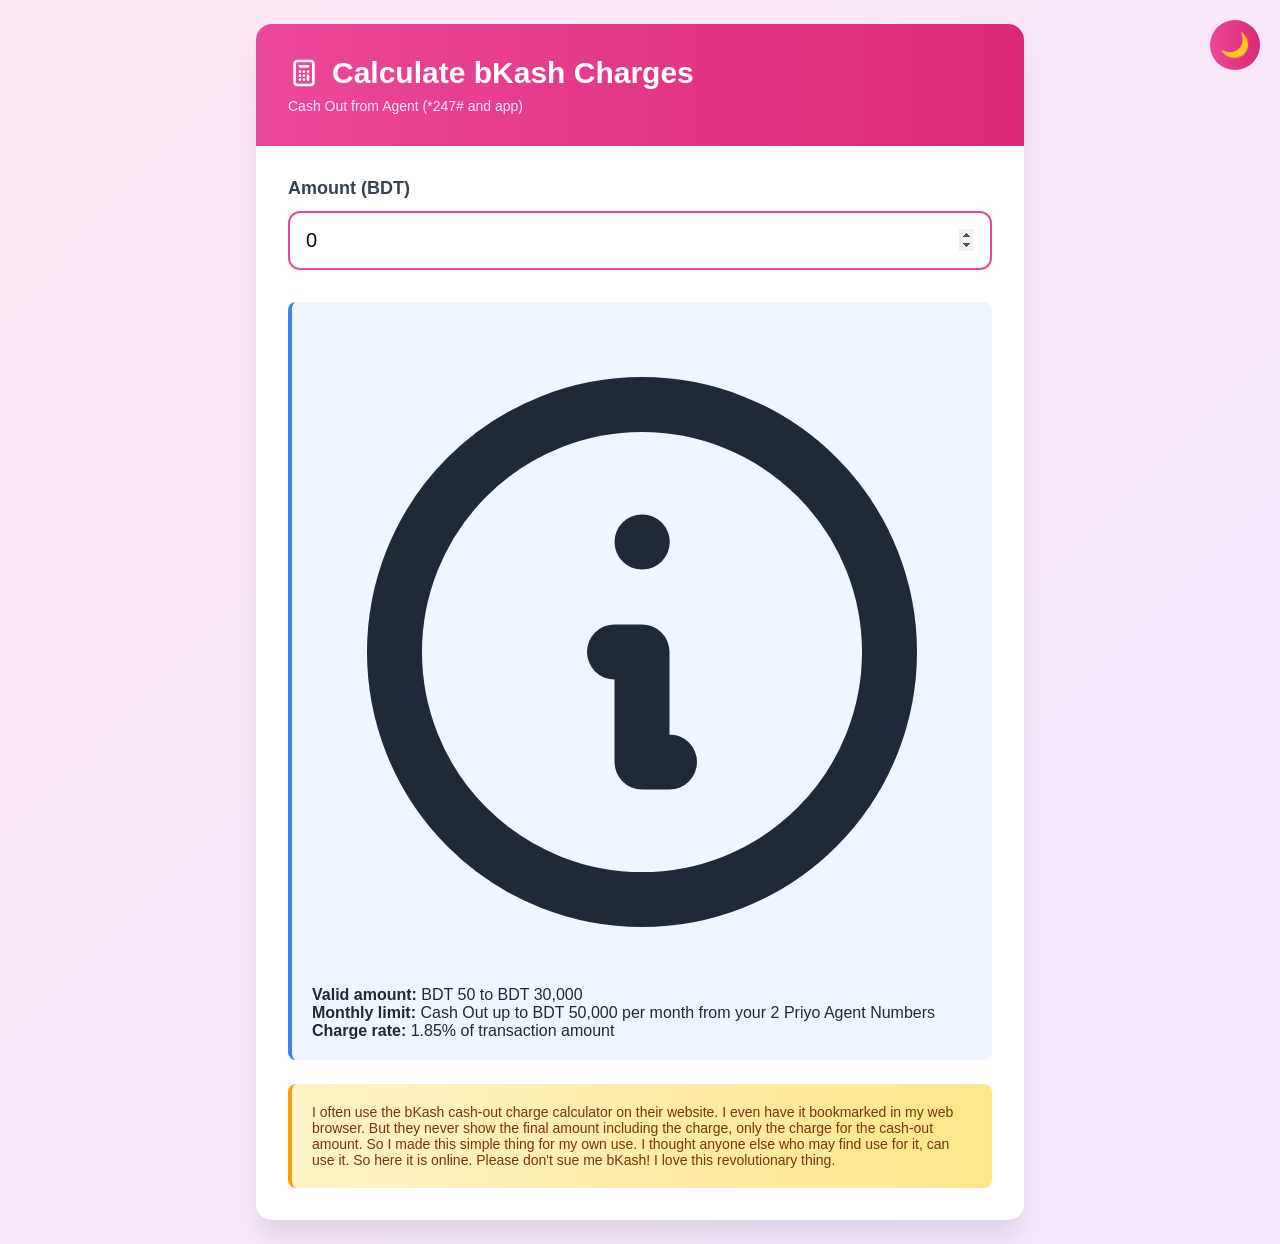
<file: index.html>
<!DOCTYPE html>
<html lang="en">
<head>
    <meta charset="UTF-8">
    <meta name="viewport" content="width=device-width, initial-scale=1.0">
    <title>bKash Charge Calculator</title>
    <meta name="description" content="Calculate bKash service charges easily.">
    <meta name="theme-color" content="#ec4899">
    
    <link rel="stylesheet" href="css/base.css">
    <link rel="stylesheet" href="css/components.css">
    <link rel="stylesheet" href="css/responsive.css">
    
    <script async src="https://www.googletagmanager.com/gtag/js?id=G-V6M5RTTXXJ"></script>
    <script>
        window.dataLayer = window.dataLayer || [];
        function gtag(){dataLayer.push(arguments);}
        gtag('js', new Date());
        gtag('config', 'G-V6M5RTTXXJ');
    </script>
</head>
<body>
    <div class="container">
        <div class="card">
            <div class="header">
                <div class="header-content">
                    <svg class="icon" fill="none" stroke="currentColor" viewBox="0 0 24 24" aria-hidden="true">
                        <path stroke-linecap="round" stroke-linejoin="round" stroke-width="2" d="M9 7h6m0 10v-3m-3 3h.01M9 17h.01M9 14h.01M12 14h.01M15 11h.01M12 11h.01M9 11h.01M7 21h10a2 2 0 002-2V5a2 2 0 00-2-2H7a2 2 0 00-2 2v14a2 2 0 002 2z"></path>
                    </svg>
                    <h1>Calculate bKash Charges</h1>
                </div>
                <p>Cash Out from Agent (*247# and app)</p>
            </div>

            <div class="content">
                <div class="form-group">
                    <label for="amount">Amount (BDT)</label>
                    <input type="number" id="amount" placeholder="Enter amount" value="0" min="50" max="30000" aria-label="Enter amount in BDT">
                </div>

                <div class="results" id="results">
                    <div class="results-card">
                        <div class="results-grid">
                            <div class="result-item">
                                <p class="result-label">Transaction Amount</p>
                                <p class="result-value" id="transAmount">0.00 BDT</p>
                            </div>
                            
                            <div class="plus-sign" aria-hidden="true">+</div>
                            
                            <div class="result-item">
                                <p class="result-label">Service Charge</p>
                                <p class="result-value charge" id="chargeAmount">0.00 BDT</p>
                            </div>
                        </div>
                        
                        <div class="divider" aria-hidden="true"></div>
                        
                        <div class="total-section">
                            <p class="total-label">Total Amount to Pay</p>
                            <p class="total-value" id="totalAmount">0.00 BDT</p>
                            <p class="total-note" id="receiveNote">You will receive 0.00 BDT in cash</p>
                        </div>
                    </div>
                </div>

                <div class="info-box">
                    <div class="info-content">
                        <svg class="info-icon" fill="none" stroke="currentColor" viewBox="0 0 24 24" aria-hidden="true">
                            <path stroke-linecap="round" stroke-linejoin="round" stroke-width="2" d="M13 16h-1v-4h-1m1-4h.01M21 12a9 9 0 11-18 0 9 9 0 0118 0z"></path>
                        </svg>
                        <div class="info-text">
                            <p><strong>Valid amount:</strong> BDT 50 to BDT 30,000</p>
                            <p><strong>Monthly limit:</strong> Cash Out up to BDT 50,000 per month from your 2 Priyo Agent Numbers</p>
                            <p><strong>Charge rate:</strong> 1.85% of transaction amount</p>
                        </div>
                    </div>
                </div>

                <div class="about-box">
                    <p>I often use the bKash cash-out charge calculator on their website. I even have it bookmarked in my web browser. But they never show the final amount including the charge, only the charge for the cash-out amount. So I made this simple thing for my own use. I thought anyone else who may find use for it, can use it. So here it is online. Please don't sue me bKash! I love this revolutionary thing.</p>
                </div>
            </div>
        </div>
    </div>

    <script type="module" src="js/main.js"></script>
</body>
</html>
</file>
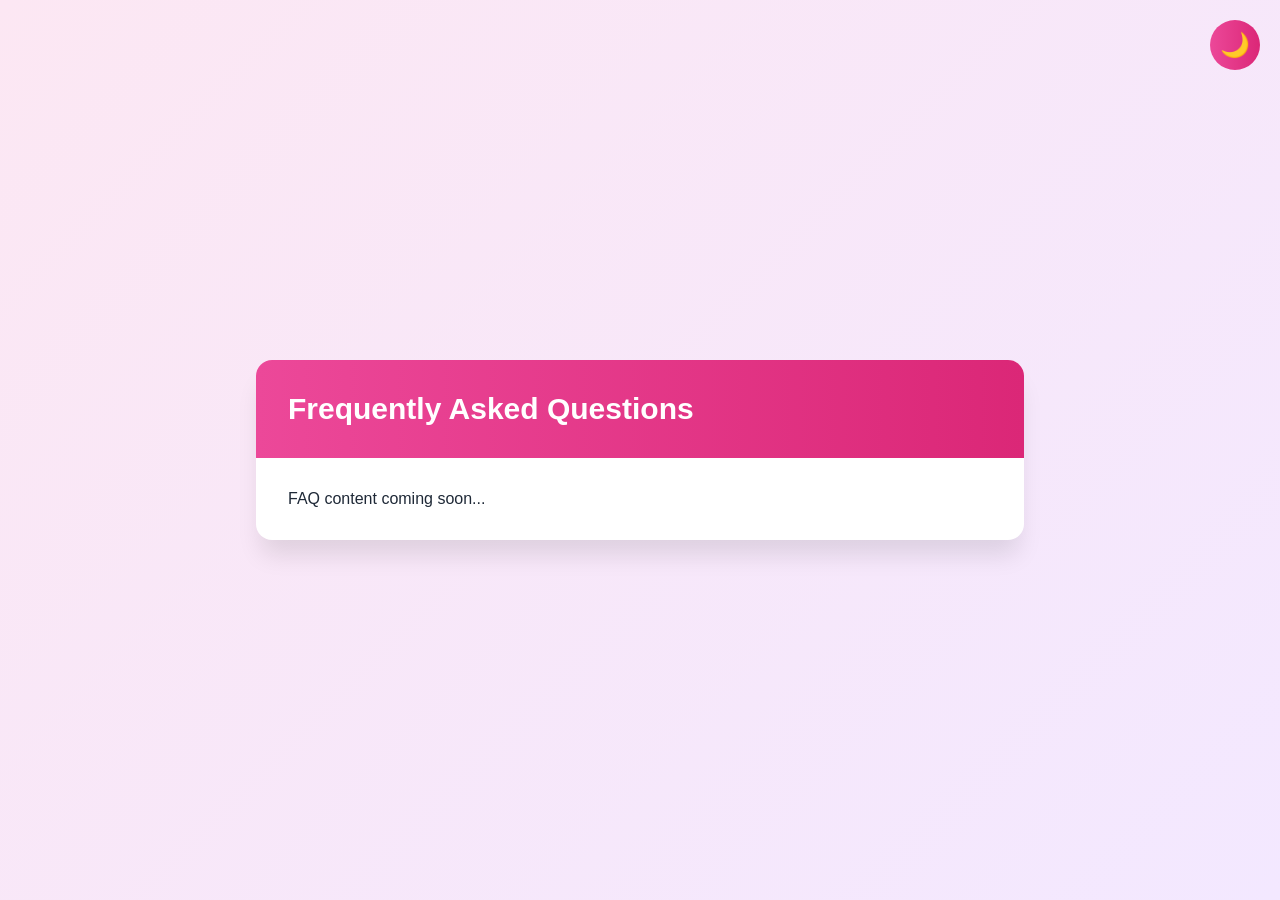
<file: pages/faq.html>
<!-- FAQ Page Template -->
<!-- For future multi-page implementation -->

<!DOCTYPE html>
<html lang="en">
<head>
    <meta charset="UTF-8">
    <meta name="viewport" content="width=device-width, initial-scale=1.0">
    <title>FAQ - bKash Charge Calculator</title>
    <link rel="stylesheet" href="../css/base.css">
    <link rel="stylesheet" href="../css/components.css">
    <link rel="stylesheet" href="../css/responsive.css">
</head>
<body>
    <div class="container">
        <div class="card">
            <div class="header">
                <h1>Frequently Asked Questions</h1>
            </div>
            <div class="content">
                <p>FAQ content coming soon...</p>
            </div>
        </div>
    </div>
    <script type="module" src="../js/main.js"></script>
</body>
</html>
</file>
<file: css/base.css>
* {
  margin: 0;
  padding: 0;
  box-sizing: border-box;
}

:root {
  --primary-color: #ec4899;
  --primary-dark: #db2777;
  --shadow-md: 0 20px 25px -5px rgba(0, 0, 0, 0.1);
}

body {
  font-family: -apple-system, BlinkMacSystemFont, 'Segoe UI', Roboto, sans-serif;
  background: linear-gradient(135deg, #fce7f3 0%, #f3e8ff 100%);
  min-height: 100vh;
  padding: 24px;
  display: flex;
  align-items: center;
  justify-content: center;
  color: #1f2937;
  transition: background-color 0.3s ease;
}

body.dark-mode {
  background: linear-gradient(135deg, #1f2937 0%, #111827 100%);
  color: #f3f4f6;
}

body.dark-mode .card {
  background: #1f2937;
}

body.dark-mode input[type="number"] {
  background: #111827;
  color: #f3f4f6;
  border-color: #374151;
}

.container {
  width: 100%;
  max-width: 768px;
}
</file>
<file: css/components.css>
.card {
  background: white;
  border-radius: 16px;
  box-shadow: var(--shadow-md);
  overflow: hidden;
}

.header {
  background: linear-gradient(to right, #ec4899, #db2777);
  padding: 32px;
  color: white;
}

.header-content {
  display: flex;
  align-items: center;
  gap: 12px;
  margin-bottom: 8px;
}

.header h1 {
  font-size: 30px;
  font-weight: bold;
}

.header p {
  color: #fce7f3;
  font-size: 14px;
}

.icon {
  width: 32px;
  height: 32px;
}

.content {
  padding: 32px;
}

label {
  display: block;
  color: #374151;
  font-weight: 600;
  margin-bottom: 12px;
  font-size: 18px;
}

input[type="number"] {
  width: 100%;
  padding: 16px;
  font-size: 20px;
  border: 2px solid #d1d5db;
  border-radius: 12px;
  outline: none;
  transition: border-color 0.2s;
}

input[type="number"]:focus {
  border-color: var(--primary-color);
}

.results {
  margin-top: 32px;
  display: none;
  animation: slideIn 0.3s ease;
}

.results.show {
  display: block;
}

@keyframes slideIn {
  from { opacity: 0; transform: translateY(-10px); }
  to { opacity: 1; transform: translateY(0); }
}

.results-card {
  background: linear-gradient(to right, #fce7f3, #f3e8ff);
  border-radius: 12px;
  padding: 24px;
  border: 2px solid #fbcfe8;
}

.result-value {
  font-size: 24px;
  font-weight: bold;
  color: #1f2937;
}

.result-value.charge {
  color: #db2777;
}

.total-value {
  font-size: 36px;
  font-weight: bold;
  color: #db2777;
}

.info-box {
  margin-top: 32px;
  background: #eff6ff;
  border-left: 4px solid #3b82f6;
  border-radius: 8px;
  padding: 20px;
}

.about-box {
  margin-top: 24px;
  background: linear-gradient(to right, #fef3c7, #fde68a);
  border-left: 4px solid #f59e0b;
  border-radius: 8px;
  padding: 20px;
  font-size: 14px;
  color: #78350f;
}

.theme-toggle {
  position: fixed;
  top: 20px;
  right: 20px;
  width: 50px;
  height: 50px;
  border-radius: 50%;
  background: linear-gradient(to right, #ec4899, #db2777);
  color: white;
  border: none;
  cursor: pointer;
  font-size: 24px;
  z-index: 1000;
}
</file>
<file: css/responsive.css>
@media (max-width: 575px) {
  .header {
    padding: 24px;
  }
  .header h1 {
    font-size: 24px;
  }
  .content {
    padding: 20px;
  }
  .result-value {
    font-size: 20px;
  }
  .total-value {
    font-size: 28px;
  }
  .theme-toggle {
    width: 44px;
    height: 44px;
    font-size: 20px;
    top: 16px;
    right: 16px;
  }
}

@media (min-width: 768px) {
  .results-grid {
    grid-template-columns: 1fr auto 1fr;
  }
}
</file>
